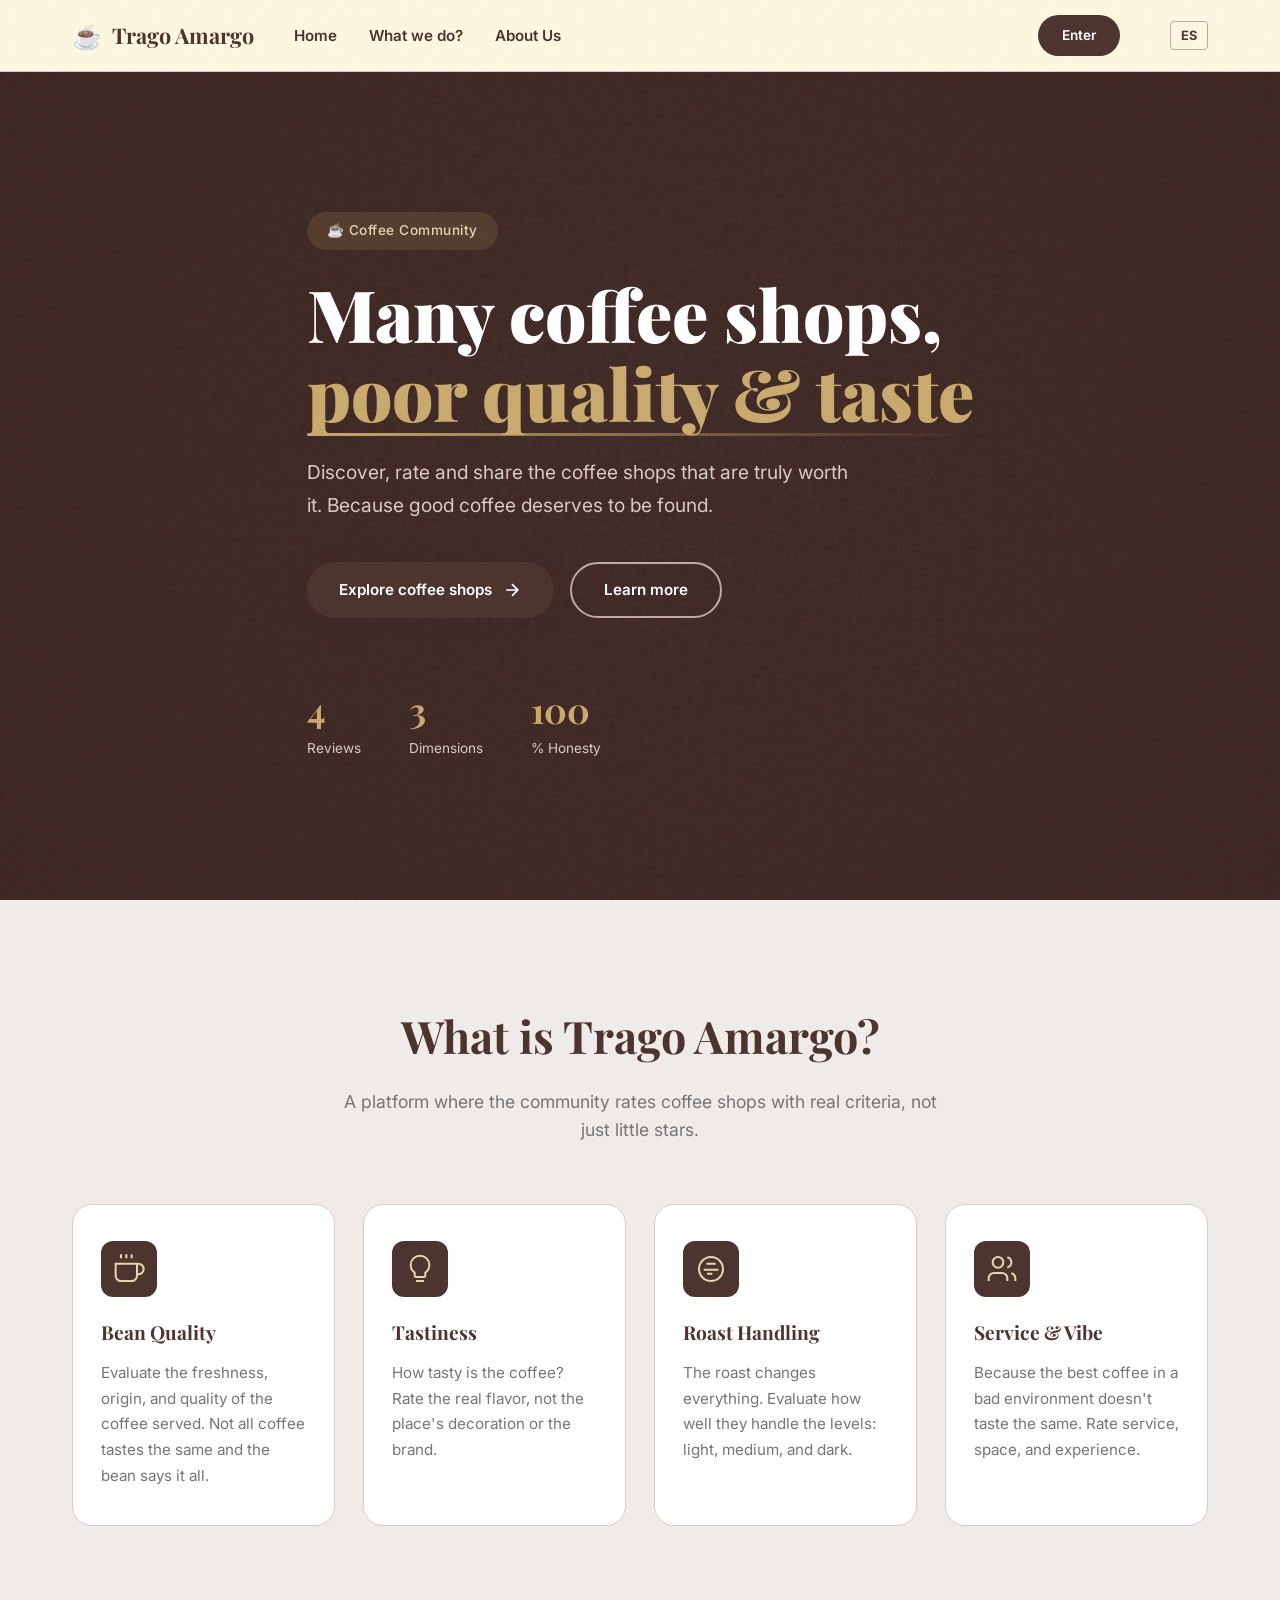
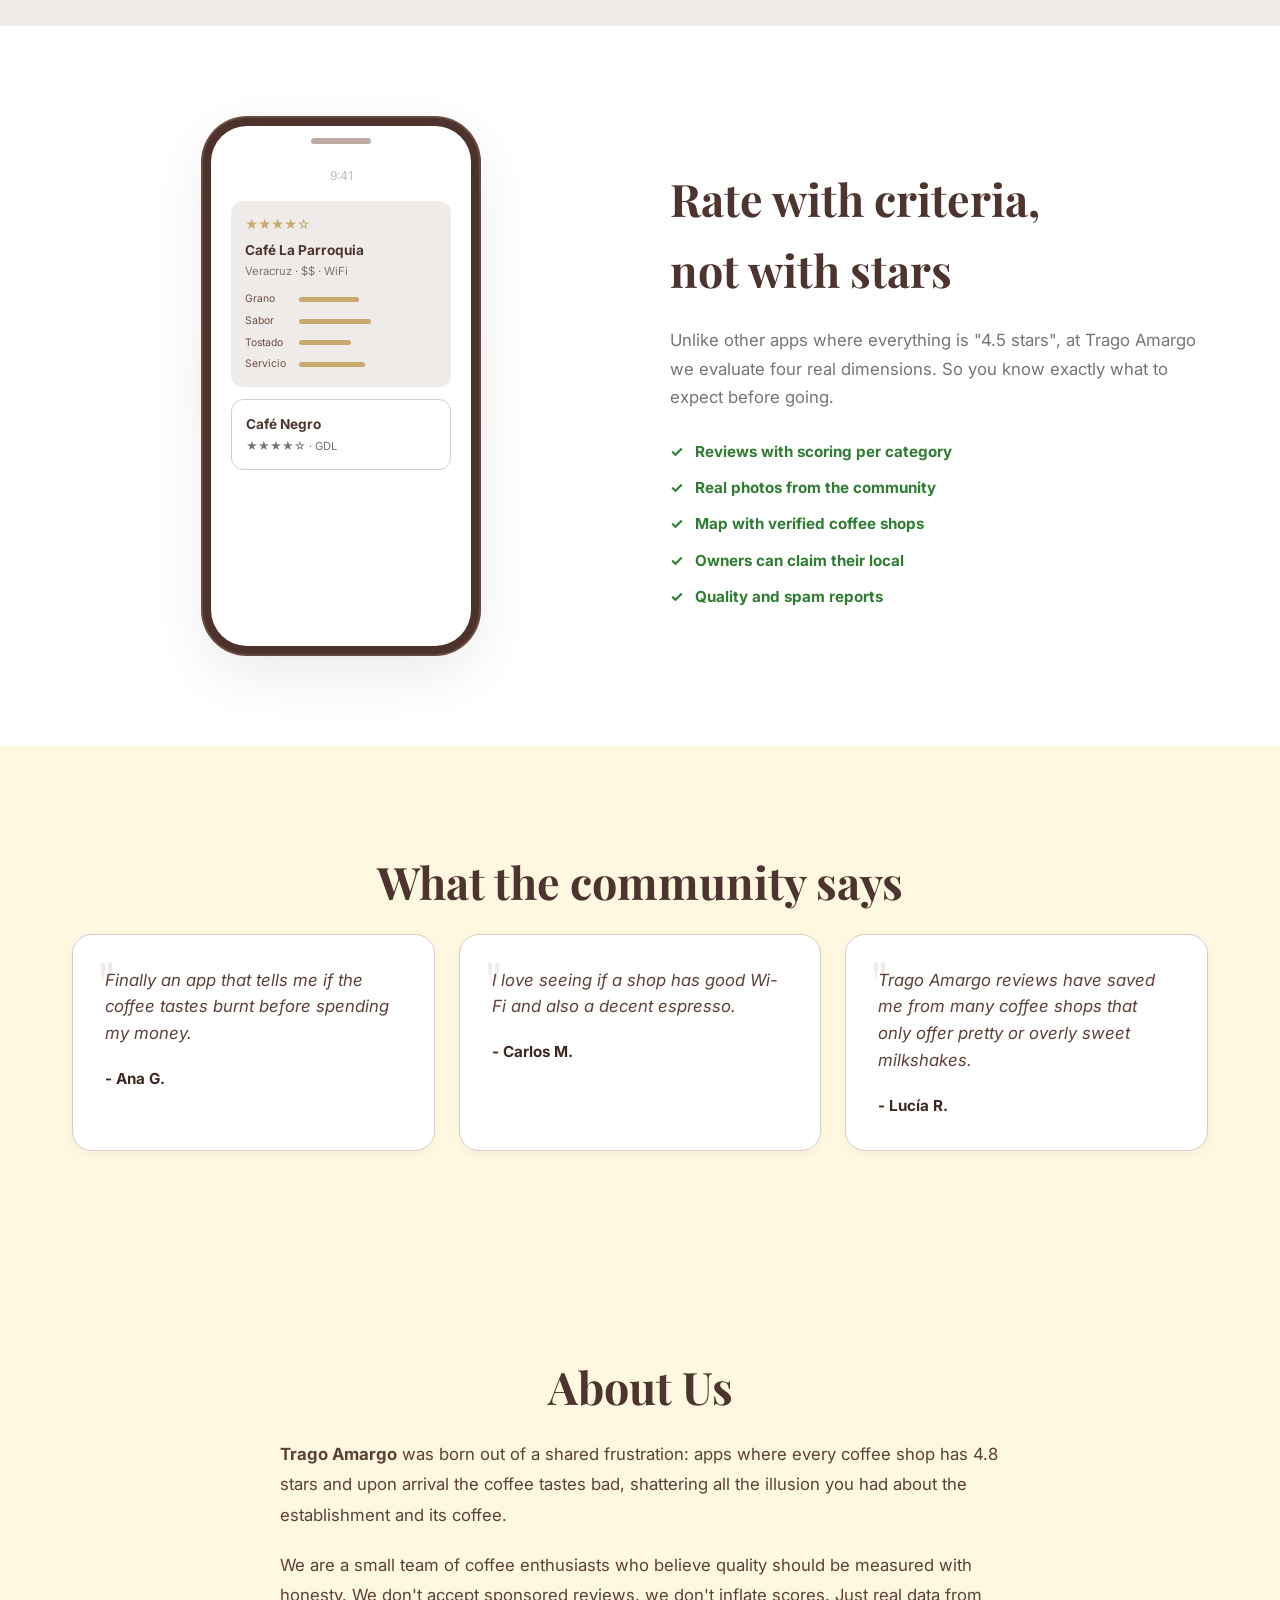
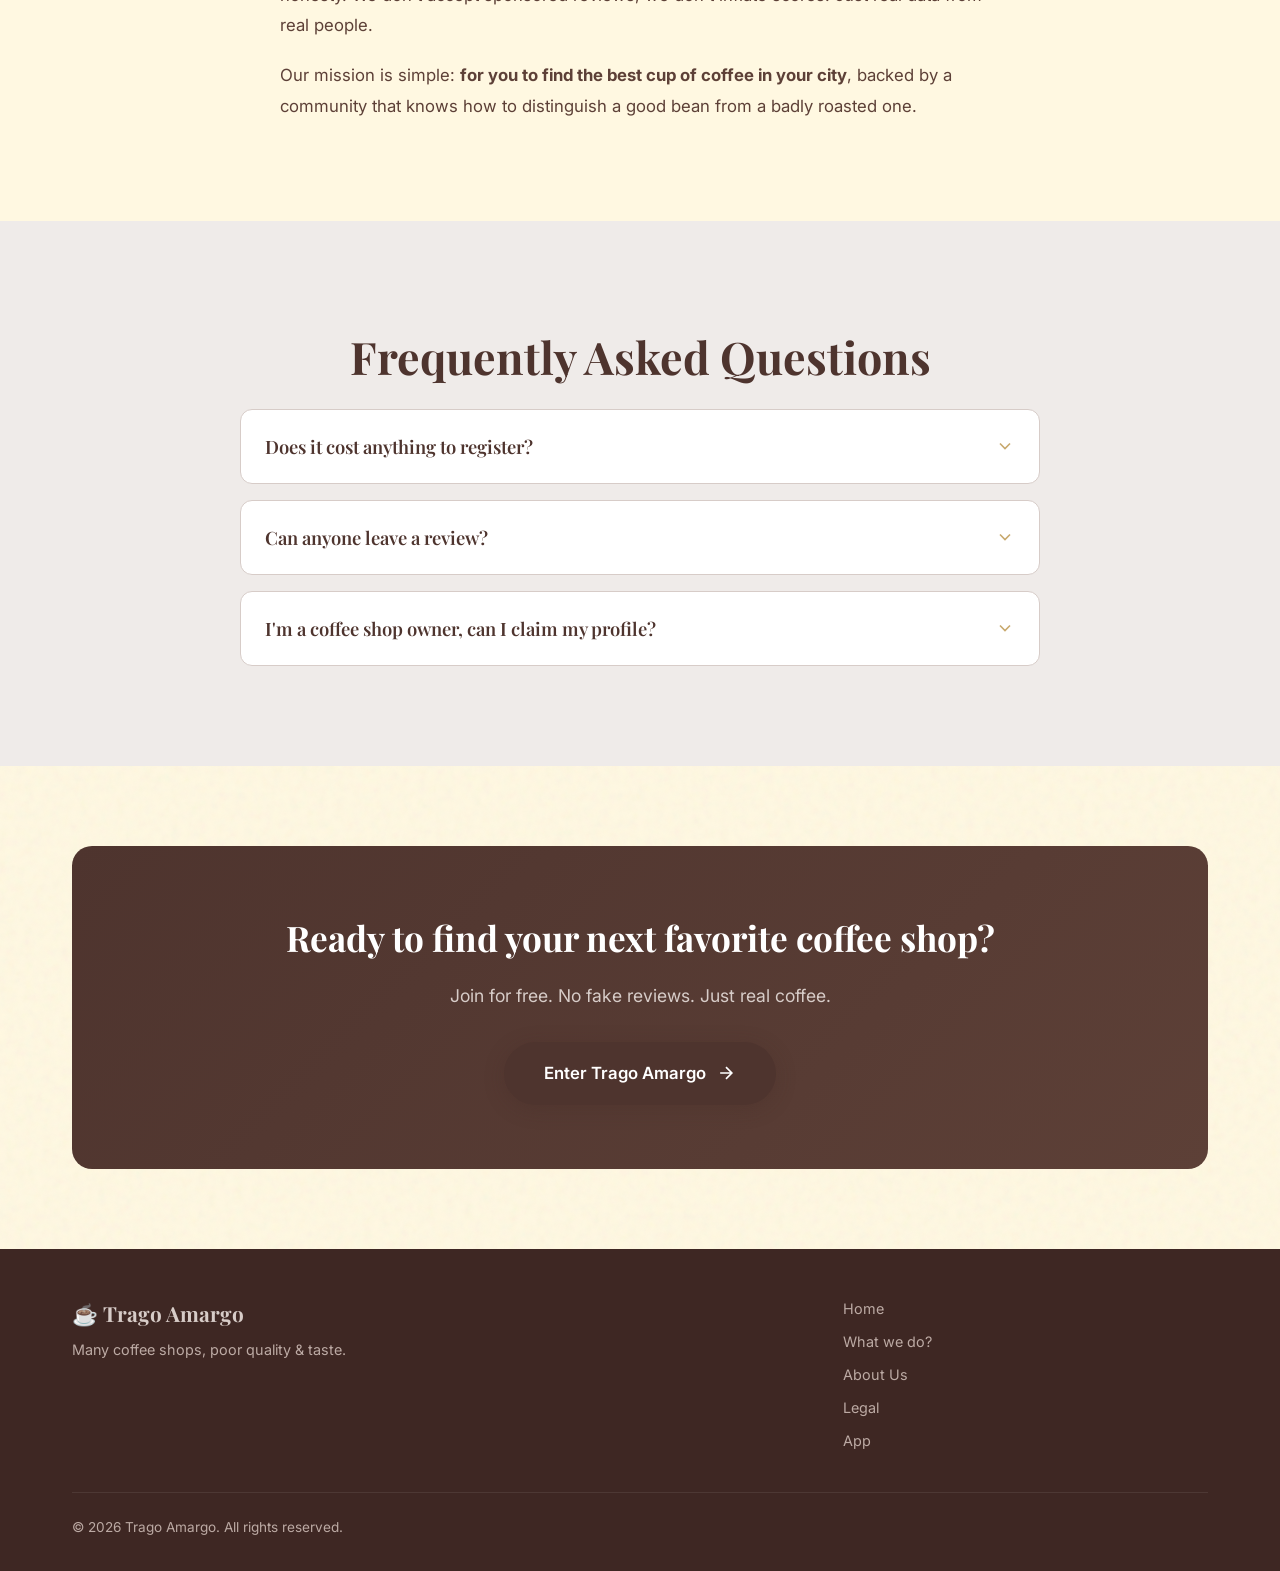
<file: web/landing/index.html>
<!DOCTYPE html>
<html lang="es">
<head>
  <meta charset="UTF-8">
  <meta name="viewport" content="width=device-width, initial-scale=1.0">
  <meta name="description" content="Trago Amargo - Descubre y califica cafeterías con reseñas honestas de calidad, sabor y tostado.">
  <meta name="theme-color" content="#3E2723">
  <meta property="og:title" content="Trago Amargo - Cafeterías con personalidad">
  <meta property="og:description" content="Muchas cafeterías, poca calidad y sabor. Ayúdanos a encontrar las mejores.">
  <meta property="og:image" content="img/og-image.png">
  <title>Trago Amargo - Muchas cafeterías, poca calidad y sabor</title>
  <link rel="icon" type="image/png" href="../favicon.png">
  <link rel="preconnect" href="https://fonts.googleapis.com">
  <link rel="preconnect" href="https://fonts.gstatic.com" crossorigin>
  <link href="https://fonts.googleapis.com/css2?family=Playfair+Display:wght@400;700;900&family=Inter:wght@300;400;500;600;700&display=swap" rel="stylesheet">
  <link rel="stylesheet" href="css/style.css">
</head>
<body>

  <header class="header" id="header">
    <nav class="nav container">
      <a href="#" class="nav__logo">
        <span class="nav__logo-icon">☕</span>
        Trago Amargo
      </a>
      <ul class="nav__menu" id="nav-menu">
        <li><a href="#hero" class="nav__link" data-i18n="nav_home">Inicio</a></li>
        <li><a href="#features" class="nav__link" data-i18n="nav_features">¿Qué hacemos?</a></li>
        <li><a href="#about" class="nav__link" data-i18n="nav_about">Nosotros</a></li>
      </ul>
      <a href="/app" class="nav__cta button button--small" data-i18n="nav_enter">Entrar</a>
      <button class="lang-toggle" id="lang-toggle">EN</button>
      <button class="nav__toggle" id="nav-toggle" aria-label="Menú">
        <span></span><span></span><span></span>
      </button>
    </nav>
  </header>

  <main>
    <section class="hero" id="hero">
      <div class="hero__bg">
        <div class="hero__overlay"></div>
      </div>
      <div class="hero__content container">
        <span class="hero__badge fade-in" data-i18n="hero_badge">☕ Comunidad cafetera</span>
        <h1 class="hero__title fade-in delay-1" data-i18n="hero_title">
          Muchas cafeterías,<br>
          <span class="hero__title--highlight">poca calidad y sabor</span>
        </h1>
        <p class="hero__subtitle fade-in delay-2" data-i18n="hero_subtitle">
          Descubre, califica y comparte las cafeterías que realmente valen la pena.
          Porque el buen café merece ser encontrado.
        </p>
        <div class="hero__actions fade-in delay-3">
          <a href="/app" class="button button--primary">
            <span data-i18n="hero_btn_explore">Explorar cafeterías</span>
            <svg width="20" height="20" viewBox="0 0 24 24" fill="none" stroke="currentColor" stroke-width="2"><path d="M5 12h14M12 5l7 7-7 7"/></svg>
          </a>
          <a href="#features" class="button button--ghost" data-i18n="hero_btn_more">Conocer más</a>
        </div>
        <div class="hero__stats fade-in delay-4">
          <div class="hero__stat">
            <span class="hero__stat-number" data-count="4">0</span>
            <span class="hero__stat-label" data-i18n="stat_1">Calificaciones</span>
          </div>
          <div class="hero__stat">
            <span class="hero__stat-number" data-count="3">0</span>
            <span class="hero__stat-label" data-i18n="stat_2">Dimensiones</span>
          </div>
          <div class="hero__stat">
            <span class="hero__stat-number" data-count="100">0</span>
            <span class="hero__stat-label" data-i18n="stat_3">% Honestidad</span>
          </div>
        </div>
      </div>
    </section>

    <section class="features section" id="features">
      <div class="container">
        <h2 class="section__title fade-in" data-i18n="feat_title">¿Qué es Trago Amargo?</h2>
        <p class="section__subtitle fade-in" data-i18n="feat_subtitle">Una plataforma donde la comunidad califica cafeterías con criterios reales, no solo estrellitas.</p>
        <div class="features__grid">
          <article class="feature-card fade-in delay-1">
            <div class="feature-card__icon">
              <svg width="32" height="32" viewBox="0 0 24 24" fill="none" stroke="currentColor" stroke-width="1.5"><path d="M18 8h1a4 4 0 0 1 0 8h-1M2 8h16v9a4 4 0 0 1-4 4H6a4 4 0 0 1-4-4V8ZM6 1v3M10 1v3M14 1v3"/></svg>
            </div>
            <h3 data-i18n="feat_1_title">Calidad del grano</h3>
            <p data-i18n="feat_1_desc">Evalúa la frescura, origen y calidad del café que sirven. No todo café sabe igual y el grano lo dice todo.</p>
          </article>
          <article class="feature-card fade-in delay-2">
            <div class="feature-card__icon">
              <svg width="32" height="32" viewBox="0 0 24 24" fill="none" stroke="currentColor" stroke-width="1.5"><path d="M12 2a7 7 0 0 1 7 7c0 2.38-1.19 4.47-3 5.74V17a1 1 0 0 1-1 1H9a1 1 0 0 1-1-1v-2.26C6.19 13.47 5 11.38 5 9a7 7 0 0 1 7-7Z"/><path d="M9 21h6"/></svg>
            </div>
            <h3 data-i18n="feat_2_title">Sabrozura</h3>
            <p data-i18n="feat_2_desc">¿Qué tan sabroso está el café? Califica el sabor real, no la decoración del lugar ni la marca.</p>
          </article>
          <article class="feature-card fade-in delay-3">
            <div class="feature-card__icon">
              <svg width="32" height="32" viewBox="0 0 24 24" fill="none" stroke="currentColor" stroke-width="1.5"><path d="M17.5 12.5h-11M15.5 8h-7M13 15.5H9M21 12c0 4.97-4.03 9-9 9s-9-4.03-9-9 4.03-9 9-9 9 4.03 9 9Z"/></svg>
            </div>
            <h3 data-i18n="feat_3_title">Manejo del tostado</h3>
            <p data-i18n="feat_3_desc">El tostado lo cambia todo. Evalúa qué tan bien manejan los niveles: claro, medio y oscuro.</p>
          </article>
          <article class="feature-card fade-in delay-4">
            <div class="feature-card__icon">
              <svg width="32" height="32" viewBox="0 0 24 24" fill="none" stroke="currentColor" stroke-width="1.5"><path d="M16 21v-2a4 4 0 0 0-4-4H6a4 4 0 0 0-4 4v2"/><circle cx="9" cy="7" r="4"/><path d="M22 21v-2a4 4 0 0 0-3-3.87M16 3.13a4 4 0 0 1 0 7.75"/></svg>
            </div>
            <h3 data-i18n="feat_4_title">Servicio y ambiente</h3>
            <p data-i18n="feat_4_desc">Porque el mejor café en un mal ambiente no sabe igual. Califica atención, espacio y experiencia.</p>
          </article>
        </div>
      </div>
    </section>

    <section class="showcase section">
      <div class="container">
        <div class="showcase__grid">
          <div class="showcase__image fade-in">
            <div class="showcase__phone">
              <div class="showcase__screen">
                <div class="showcase__demo">
                  <div class="demo-header"><span>9:41</span></div>
                  <div class="demo-card">
                    <div class="demo-card__stars">★★★★☆</div>
                    <div class="demo-card__name">Café La Parroquia</div>
                    <div class="demo-card__meta">Veracruz · $$ · WiFi</div>
                    <div class="demo-card__bars">
                      <div class="demo-bar"><span>Grano</span><div class="demo-bar__fill w80"></div></div>
                      <div class="demo-bar"><span>Sabor</span><div class="demo-bar__fill w90"></div></div>
                      <div class="demo-bar"><span>Tostado</span><div class="demo-bar__fill w70"></div></div>
                      <div class="demo-bar"><span>Servicio</span><div class="demo-bar__fill w85"></div></div>
                    </div>
                  </div>
                  <div class="demo-card demo-card--small">
                    <div class="demo-card__name">Café Negro</div>
                    <div class="demo-card__meta">★★★★☆ · GDL</div>
                  </div>
                </div>
              </div>
            </div>
          </div>
          <div class="showcase__text fade-in delay-2">
            <h2 class="section__title section__title--left" data-i18n="showcase_title">Califica con criterio,<br>no con estrellitas</h2>
            <p class="showcase__desc" data-i18n="showcase_desc">A diferencia de otras apps donde todo es "4.5 estrellas", en Trago Amargo evaluamos cuatro dimensiones reales. Así sabes exactamente qué esperar antes de ir.</p>
            <ul class="showcase__list">
              <li><span>✓</span> <span data-i18n="showcase_li1">Reseñas con puntuación por categoría</span></li>
              <li><span>✓</span> <span data-i18n="showcase_li2">Fotos reales de la comunidad</span></li>
              <li><span>✓</span> <span data-i18n="showcase_li3">Mapa con cafeterías verificadas</span></li>
              <li><span>✓</span> <span data-i18n="showcase_li4">Dueños pueden reclamar su local</span></li>
              <li><span>✓</span> <span data-i18n="showcase_li5">Reportes de calidad y spam</span></li>
            </ul>
          </div>
        </div>
      </div>
    </section>

    <section class="testimonials section" id="testimonials">
      <div class="container">
        <h2 class="section__title fade-in" data-i18n="testi_title">Lo que dice la comunidad</h2>
        <div class="testimonials__grid">
          <div class="testimonial-card fade-in delay-1">
            <p data-i18n="testi_1">"Por fin una app que me dice si el café sabe a quemado antes de gastar mi dinero."</p>
            <div class="testimonial-author">- Ana G.</div>
          </div>
          <div class="testimonial-card fade-in delay-2">
            <p data-i18n="testi_2">"Me encanta ver si una cafetería tiene buen Wi-Fi y además un espresso decente."</p>
            <div class="testimonial-author">- Carlos M.</div>
          </div>
          <div class="testimonial-card fade-in delay-3">
            <p data-i18n="testi_3">"Las reseñas de Trago Amargo me han salvado de muchas cafeterías que solo ofrecen batidos bonitos o muy dulces."</p>
            <div class="testimonial-author">- Lucía R.</div>
          </div>
        </div>
      </div>
    </section>

    <section class="about section" id="about">
      <div class="container">
        <h2 class="section__title fade-in" data-i18n="about_title">Acerca de nosotros</h2>
        <div class="about__content fade-in delay-1">
          <p data-i18n="about_p1">
            <strong>Trago Amargo</strong> nace de una frustración compartida: apps donde cada cafetería tiene 4.8 estrellas y al llegar el café sabe mal rompiendo toda ilusión que tenías respecto al establecimiento y su café.
          </p>
          <p data-i18n="about_p2">
            Somos un equipo pequeño de entusiastas del café que creen que la calidad debe medirse con honestidad. No aceptamos reseñas patrocinadas, no inflamos puntuaciones. Solo datos reales de personas reales.
          </p>
          <p data-i18n="about_p3">
            Nuestra misión es simple: <strong>que encuentres la mejor taza de café de tu ciudad</strong>, respaldada por una comunidad que sabe distinguir un buen grano de uno mal tostado.
          </p>
        </div>
      </div>
    </section>

    <section class="faq section" id="faq">
      <div class="container">
        <h2 class="section__title fade-in" data-i18n="faq_title">Preguntas Frecuentes</h2>
        <div class="faq__list fade-in delay-1">
          <div class="faq-item">
            <button class="faq-question">
              <span data-i18n="faq_1_q">¿Tiene algún costo registrarme?</span>
              <svg width="20" height="20" viewBox="0 0 24 24" fill="none" stroke="currentColor" stroke-width="2"><path d="M6 9l6 6 6-6"/></svg>
            </button>
            <div class="faq-answer">
              <p data-i18n="faq_1_a">No, Trago Amargo es 100% gratuito para los usuarios.</p>
            </div>
          </div>
          <div class="faq-item">
            <button class="faq-question">
              <span data-i18n="faq_2_q">¿Cualquiera puede reseñar?</span>
              <svg width="20" height="20" viewBox="0 0 24 24" fill="none" stroke="currentColor" stroke-width="2"><path d="M6 9l6 6 6-6"/></svg>
            </button>
            <div class="faq-answer">
              <p data-i18n="faq_2_a">Sí, siempre y cuando te crees una cuenta y sigas nuestras normas de comunidad.</p>
            </div>
          </div>
          <div class="faq-item">
            <button class="faq-question">
              <span data-i18n="faq_3_q">Soy dueño de una cafetería, ¿puedo reclamar mi perfil?</span>
              <svg width="20" height="20" viewBox="0 0 24 24" fill="none" stroke="currentColor" stroke-width="2"><path d="M6 9l6 6 6-6"/></svg>
            </button>
            <div class="faq-answer">
              <p data-i18n="faq_3_a">¡Claro! Los dueños pueden reclamar su negocio en la plataforma para responder reseñas y actualizar su información.</p>
            </div>
          </div>
        </div>
      </div>
    </section>

    <section class="cta section">
      <div class="container">
        <div class="cta__card fade-in">
          <h2 data-i18n="cta_title">¿Listo para encontrar tu próxima cafetería favorita?</h2>
          <p data-i18n="cta_subtitle">Únete gratis. Sin reseñas falsas. Solo café de verdad.</p>
          <a href="/app" class="button button--primary button--large">
            <span data-i18n="cta_btn">Entrar a Trago Amargo</span>
            <svg width="20" height="20" viewBox="0 0 24 24" fill="none" stroke="currentColor" stroke-width="2"><path d="M5 12h14M12 5l7 7-7 7"/></svg>
          </a>
        </div>
      </div>
    </section>


  </main>

  <footer class="footer">
    <div class="container footer__grid">
      <div class="footer__brand">
        <span class="footer__logo">☕ Trago Amargo</span>
        <p data-i18n="footer_slogan">Muchas cafeterías, poca calidad y sabor.</p>
      </div>
      <div class="footer__links">
        <a href="#hero" data-i18n="nav_home">Inicio</a>
        <a href="#features" data-i18n="nav_features">¿Qué hacemos?</a>
        <a href="#about" data-i18n="nav_about">Nosotros</a>
        <a href="legal.html" data-i18n="nav_legal">Aviso Legal</a>
        <a href="/app" data-i18n="footer_app">App</a>
      </div>
      <div class="footer__copy">
        <p data-i18n="footer_copy">&copy; 2026 Trago Amargo. Todos los derechos reservados.</p>
      </div>
    </div>
  </footer>

  <script src="js/main.js"></script>
</body>
</html>
</file>
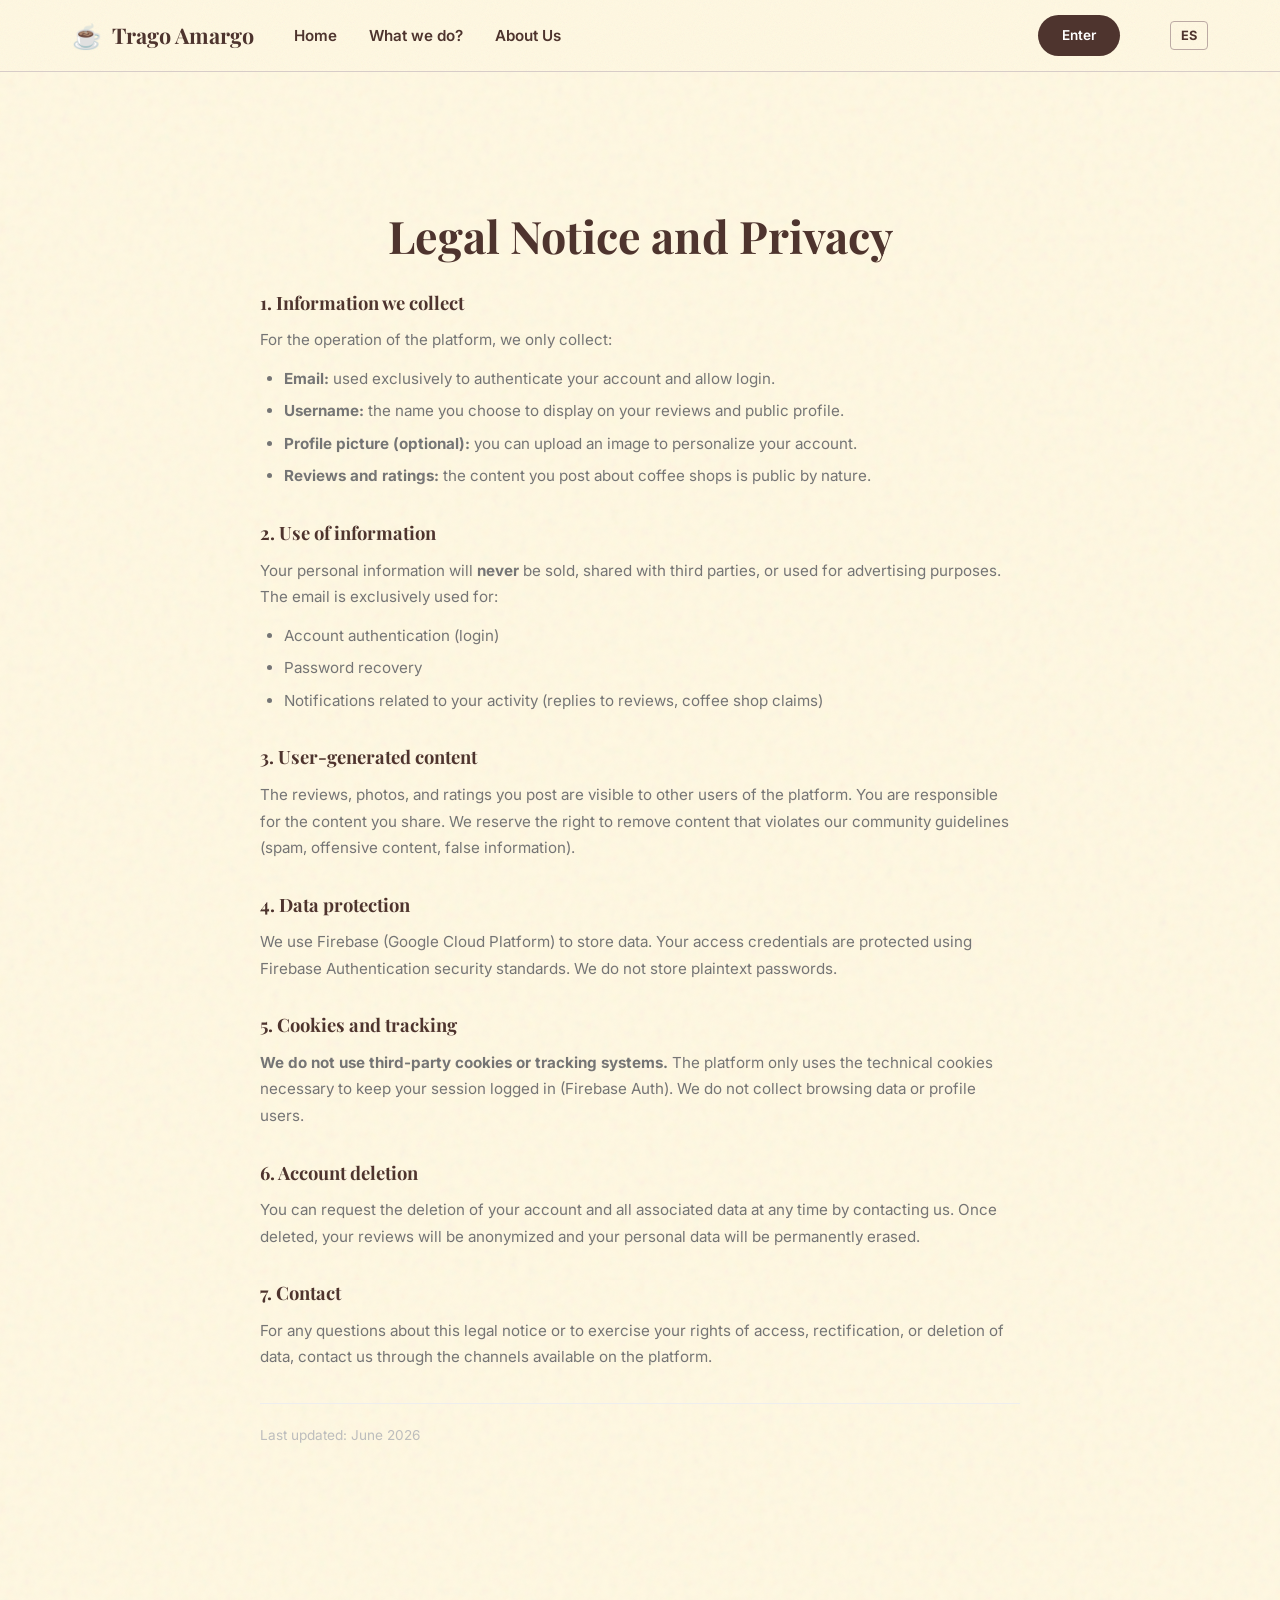
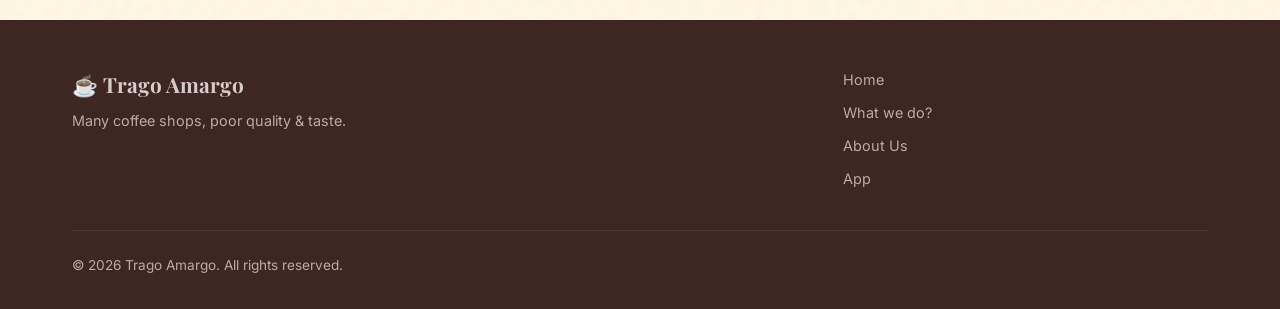
<file: web/landing/legal.html>
<!DOCTYPE html>
<html lang="es">
<head>
  <meta charset="UTF-8">
  <meta name="viewport" content="width=device-width, initial-scale=1.0">
  <meta name="description" content="Aviso Legal y Privacidad - Trago Amargo">
  <meta name="theme-color" content="#3E2723">
  <title>Aviso Legal - Trago Amargo</title>
  <link rel="icon" type="image/png" href="../favicon.png">
  <link rel="preconnect" href="https://fonts.googleapis.com">
  <link rel="preconnect" href="https://fonts.gstatic.com" crossorigin>
  <link href="https://fonts.googleapis.com/css2?family=Playfair+Display:wght@400;700;900&family=Inter:wght@300;400;500;600;700&display=swap" rel="stylesheet">
  <link rel="stylesheet" href="css/style.css">
</head>
<body>

  <header class="header" id="header">
    <nav class="nav container">
      <a href="index.html" class="nav__logo">
        <span class="nav__logo-icon">☕</span>
        Trago Amargo
      </a>
      <ul class="nav__menu" id="nav-menu">
        <li><a href="index.html" class="nav__link" data-i18n="nav_home">Inicio</a></li>
        <li><a href="index.html#features" class="nav__link" data-i18n="nav_features">¿Qué hacemos?</a></li>
        <li><a href="index.html#about" class="nav__link" data-i18n="nav_about">Nosotros</a></li>
      </ul>
      <a href="/app" class="nav__cta button button--small" data-i18n="nav_enter">Entrar</a>
      <button class="lang-toggle" id="lang-toggle">EN</button>
      <button class="nav__toggle" id="nav-toggle" aria-label="Menú">
        <span></span><span></span><span></span>
      </button>
    </nav>
  </header>

  <main style="padding-top: 100px; padding-bottom: 60px;"> 
    <section class="legal section" id="legal">
      <div class="container">
        <h2 class="section__title fade-in" data-i18n="legal_title">Aviso legal y privacidad</h2>
        <div class="legal__content fade-in delay-1">
          <h3 data-i18n="legal_1_title">1. Información que recopilamos</h3>
          <p data-i18n="legal_1_p">Para el funcionamiento de la plataforma, recopilamos únicamente:</p>
          <ul>
            <li><strong data-i18n="legal_1_li1_str">Correo electrónico:</strong> <span data-i18n="legal_1_li1">utilizado exclusivamente para autenticar tu cuenta y permitir el inicio de sesión.</span></li>
            <li><strong data-i18n="legal_1_li2_str">Nombre de usuario:</strong> <span data-i18n="legal_1_li2">el nombre que elijas para mostrar en tus reseñas y perfil público.</span></li>
            <li><strong data-i18n="legal_1_li3_str">Foto de perfil (opcional):</strong> <span data-i18n="legal_1_li3">puedes subir una imagen para personalizar tu cuenta.</span></li>
            <li><strong data-i18n="legal_1_li4_str">Reseñas y calificaciones:</strong> <span data-i18n="legal_1_li4">el contenido que publiques sobre cafeterías es público por naturaleza.</span></li>
          </ul>

          <h3 data-i18n="legal_2_title">2. Uso de la información</h3>
          <p data-i18n="legal_2_p">Tu información personal <strong>nunca</strong> será vendida, compartida con terceros ni utilizada para fines publicitarios. El correo electrónico se usa exclusivamente para:</p>
          <ul>
            <li data-i18n="legal_2_li1">Autenticación de cuenta (inicio de sesión)</li>
            <li data-i18n="legal_2_li2">Recuperación de contraseña</li>
            <li data-i18n="legal_2_li3">Notificaciones relacionadas con tu actividad (respuestas a reseñas, reclamaciones de cafeterías)</li>
          </ul>

          <h3 data-i18n="legal_3_title">3. Contenido generado por usuarios</h3>
          <p data-i18n="legal_3_p">Las reseñas, fotos y calificaciones que publiques son visibles para otros usuarios de la plataforma. Eres responsable del contenido que compartes. Nos reservamos el derecho de eliminar contenido que infrinja nuestras normas comunitarias (spam, contenido ofensivo, información falsa).</p>

          <h3 data-i18n="legal_4_title">4. Protección de datos</h3>
          <p data-i18n="legal_4_p">Utilizamos Firebase (Google Cloud Platform) para almacenar datos. Tus credenciales de acceso están protegidas mediante los estándares de seguridad de Firebase Authentication. No almacenamos contraseñas en texto plano.</p>

          <h3 data-i18n="legal_5_title">5. Cookies y seguimiento</h3>
          <p data-i18n="legal_5_p"><strong>No utilizamos cookies de terceros ni sistemas de tracking.</strong> La plataforma solo utiliza las cookies técnicas necesarias para mantener tu sesión iniciada (Firebase Auth). No recolectamos datos de navegación ni perfilamos usuarios.</p>

          <h3 data-i18n="legal_6_title">6. Eliminación de cuenta</h3>
          <p data-i18n="legal_6_p">Puedes solicitar la eliminación de tu cuenta y todos tus datos asociados en cualquier momento contactándonos. Una vez eliminada, tus reseñas se anonimizarán y tus datos personales serán borrados permanentemente.</p>

          <h3 data-i18n="legal_7_title">7. Contacto</h3>
          <p data-i18n="legal_7_p">Para cualquier duda sobre este aviso legal o para ejercer tus derechos de acceso, rectificación o eliminación de datos, contáctanos a través de los canales disponibles en la plataforma.</p>

          <p class="legal__updated" data-i18n="legal_updated">Última actualización: Junio 2026</p>
        </div>
      </div>
    </section>
  </main>

  <footer class="footer">
    <div class="container footer__grid">
      <div class="footer__brand">
        <span class="footer__logo">☕ Trago Amargo</span>
        <p data-i18n="footer_slogan">Muchas cafeterías, poca calidad y sabor.</p>
      </div>
      <div class="footer__links">
        <a href="index.html" data-i18n="nav_home">Inicio</a>
        <a href="index.html#features" data-i18n="nav_features">¿Qué hacemos?</a>
        <a href="index.html#about" data-i18n="nav_about">Nosotros</a>
        <a href="/app" data-i18n="footer_app">App</a>
      </div>
      <div class="footer__copy">
        <p data-i18n="footer_copy">&copy; 2026 Trago Amargo. Todos los derechos reservados.</p>
      </div>
    </div>
  </footer>

  <script src="js/main.js"></script>
</body>
</html>
</file>
<file: web/landing/css/style.css>
/* =============================================
   Trago Amargo — Landing Page
   Coffee aesthetic with warm tones
   ============================================= */

:root {
  --brown-900: #3E2723;
  --brown-800: #4E342E;
  --brown-700: #5D4037;
  --brown-600: #6D4C41;
  --brown-200: #BCAAA4;
  --brown-100: #D7CCC8;
  --brown-50: #EFEBE9;
  --cream: #FFF8E1;
  --gold: #C8A96E;
  --gold-light: #E8D5B0;
  --white: #FFFFFF;
  --black: #1A1A1A;
  --gray-600: #757575;
  --gray-400: #BDBDBD;
  --gray-200: #EEEEEE;
  --error: #C62828;
  --success: #2E7D32;

  --font-display: 'Playfair Display', Georgia, serif;
  --font-body: 'Inter', -apple-system, BlinkMacSystemFont, sans-serif;

  --max-width: 1200px;
  --header-height: 72px;
  --radius: 12px;
  --radius-lg: 20px;
  --transition: 0.3s cubic-bezier(0.4, 0, 0.2, 1);
  --noise-url: url("data:image/svg+xml,%3Csvg viewBox='0 0 200 200' xmlns='http://www.w3.org/2000/svg'%3E%3Cfilter id='noiseFilter'%3E%3CfeTurbulence type='fractalNoise' baseFrequency='0.7' numOctaves='3' stitchTiles='stitch'/%3E%3C/filter%3E%3Crect width='100%25' height='100%25' filter='url(%23noiseFilter)' opacity='0.06'/%3E%3C/svg%3E");
}
*, *::before, *::after {
  margin: 0;
  padding: 0;
  box-sizing: border-box;
}

html {
  scroll-behavior: smooth;
  font-size: 16px;
}

body {
  font-family: var(--font-body);
  color: var(--black);
  background-color: var(--cream);
  background-image: var(--noise-url);
  line-height: 1.6;
  overflow-x: hidden;
  -webkit-font-smoothing: antialiased;
}

.container {
  max-width: var(--max-width);
  margin: 0 auto;
  padding: 0 32px;
}

/* =============================================
   Header
   ============================================= */
.header {
  position: fixed;
  top: 0;
  left: 0;
  right: 0;
  height: var(--header-height);
  background: var(--cream);
  background-image: var(--noise-url);
  border-bottom: 1px solid var(--brown-100);
  z-index: 1000;
  transition: box-shadow var(--transition);
}

.header.scrolled {
  box-shadow: 0 1px 20px rgba(62, 39, 35, 0.08);
}

.nav {
  display: flex;
  align-items: center;
  height: 100%;
  gap: 40px;
}

.nav__logo {
  display: flex;
  align-items: center;
  gap: 10px;
  text-decoration: none;
  font-family: var(--font-display);
  font-size: 1.35rem;
  font-weight: 700;
  color: var(--brown-800);
  white-space: nowrap;
}

.nav__logo-icon {
  font-size: 1.5rem;
}

.nav__menu {
  display: flex;
  align-items: center;
  gap: 32px;
  list-style: none;
  flex: 1;
}

.nav__link {
  text-decoration: none;
  color: var(--brown-800);
  font-size: 0.95rem;
  font-weight: 600;
  transition: color var(--transition);
  position: relative;
}

.nav__link::after {
  content: '';
  position: absolute;
  bottom: -4px;
  left: 0;
  width: 0;
  height: 2px;
  background: var(--gold);
  transition: width var(--transition);
}

.nav__link:hover { color: var(--brown-600); }
.nav__link:hover::after { width: 100%; }

.lang-toggle {
  background: none;
  border: 1px solid var(--brown-200);
  color: var(--brown-800);
  font-family: var(--font-body);
  font-weight: 700;
  font-size: 0.8rem;
  padding: 6px 10px;
  border-radius: 4px;
  cursor: pointer;
  transition: all var(--transition);
  margin-left: 10px;
}
.lang-toggle:hover {
  background: var(--brown-100);
  border-color: var(--brown-600);
}

.nav__cta { margin-left: auto; }

.nav__toggle {
  display: none;
  flex-direction: column;
  gap: 5px;
  background: none;
  border: none;
  cursor: pointer;
  padding: 4px;
}

.nav__toggle span {
  width: 24px;
  height: 2px;
  background: var(--brown-700);
  border-radius: 2px;
  transition: var(--transition);
}

/* =============================================
   Buttons
   ============================================= */
.button {
  display: inline-flex;
  align-items: center;
  gap: 10px;
  text-decoration: none;
  font-weight: 600;
  font-size: 0.95rem;
  border-radius: 50px;
  transition: all var(--transition);
  cursor: pointer;
  border: none;
  font-family: var(--font-body);
}

.button--primary {
  background: var(--brown-800);
  color: var(--white);
  padding: 14px 32px;
  box-shadow: 0 4px 20px rgba(62, 39, 35, 0.25);
}

.button--primary:hover {
  background: var(--brown-900);
  transform: translateY(-2px);
  box-shadow: 0 6px 28px rgba(62, 39, 35, 0.35);
}

.button--ghost {
  background: transparent;
  color: var(--white);
  padding: 14px 32px;
  border: 2px solid var(--brown-200);
}

.button--ghost:hover {
  border-color: var(--gold-light);
  color: var(--gold-light);
}

.button--small {
  padding: 10px 24px;
  font-size: 0.85rem;
  background: var(--brown-800);
  color: var(--white);
}

.button--small:hover { background: var(--brown-900); }

.button--large {
  padding: 18px 40px;
  font-size: 1.05rem;
}

/* =============================================
   Hero
   ============================================= */
.hero {
  position: relative;
  min-height: 100vh;
  display: flex;
  align-items: center;
  overflow: hidden;
  padding-top: var(--header-height);
}

.hero__bg {
  position: absolute;
  inset: 0;
  background-color: var(--brown-900);
  background-image: var(--noise-url);
}

.hero__overlay {
  position: absolute;
  inset: 0;
  background: radial-gradient(circle at center, rgba(62, 39, 35, 0) 0%, rgba(62, 39, 35, 0.8) 100%);
}

.hero__content {
  position: relative;
  z-index: 2;
  padding: 80px 0;
}

.hero__badge {
  display: inline-block;
  background: rgba(200, 169, 110, 0.15);
  color: var(--gold-light);
  padding: 8px 20px;
  border-radius: 50px;
  font-size: 0.85rem;
  font-weight: 500;
  margin-bottom: 24px;
  letter-spacing: 0.5px;
}

.hero__title {
  font-family: var(--font-display);
  font-size: clamp(2.5rem, 6vw, 4.5rem);
  font-weight: 900;
  color: var(--white);
  line-height: 1.1;
  margin-bottom: 24px;
}

.hero__title--highlight {
  color: var(--gold);
  position: relative;
}

.hero__title--highlight::after {
  content: '';
  position: absolute;
  bottom: 4px;
  left: 0;
  right: 0;
  height: 3px;
  background: linear-gradient(90deg, var(--gold), transparent);
  border-radius: 2px;
}

.hero__subtitle {
  font-size: clamp(1rem, 2.5vw, 1.2rem);
  color: var(--brown-100);
  max-width: 560px;
  line-height: 1.7;
  margin-bottom: 40px;
}

.hero__actions {
  display: flex;
  gap: 16px;
  flex-wrap: wrap;
  margin-bottom: 64px;
}

.hero__stats {
  display: flex;
  gap: 48px;
}

.hero__stat {
  display: flex;
  flex-direction: column;
}

.hero__stat-number {
  font-family: var(--font-display);
  font-size: 2.2rem;
  font-weight: 700;
  color: var(--gold);
}

.hero__stat-label {
  font-size: 0.85rem;
  color: var(--brown-100);
}

/* =============================================
   Sections
   ============================================= */
.section {
  padding: 100px 0;
}

.section__title {
  font-family: var(--font-display);
  font-size: clamp(1.8rem, 4vw, 2.8rem);
  font-weight: 700;
  color: var(--brown-800);
  text-align: center;
  margin-bottom: 16px;
}

.section__title--left { text-align: left; }

.section__subtitle {
  font-size: 1.1rem;
  color: var(--gray-600);
  text-align: center;
  max-width: 600px;
  margin: 0 auto 60px;
}

/* =============================================
   Features
   ============================================= */
.features { background: var(--brown-50); }

.features__grid {
  display: grid;
  grid-template-columns: repeat(auto-fit, minmax(260px, 1fr));
  gap: 28px;
}

.feature-card {
  background: var(--white);
  padding: 36px 28px;
  border-radius: var(--radius-lg);
  transition: transform var(--transition), box-shadow var(--transition);
  border: 1px solid var(--brown-100);
}

.feature-card:hover {
  transform: translateY(-6px);
  box-shadow: 0 12px 40px rgba(62, 39, 35, 0.08);
}

.feature-card__icon {
  width: 56px;
  height: 56px;
  display: flex;
  align-items: center;
  justify-content: center;
  background: var(--brown-800);
  color: var(--gold-light);
  border-radius: var(--radius);
  margin-bottom: 20px;
}

.feature-card h3 {
  font-family: var(--font-display);
  font-size: 1.2rem;
  color: var(--brown-800);
  margin-bottom: 12px;
}

.feature-card p {
  font-size: 0.95rem;
  color: var(--gray-600);
  line-height: 1.7;
}

/* =============================================
   Showcase (phone demo)
   ============================================= */
.showcase { background: var(--white); }

.showcase__grid {
  display: grid;
  grid-template-columns: 1fr 1fr;
  gap: 60px;
  align-items: center;
}

.showcase__desc {
  font-size: 1.05rem;
  color: var(--gray-600);
  margin: 20px 0 28px;
  line-height: 1.7;
}

.showcase__list {
  list-style: none;
  display: flex;
  flex-direction: column;
  gap: 12px;
}

.showcase__list li {
  display: flex;
  align-items: center;
  gap: 12px;
  font-size: 0.95rem;
  color: var(--brown-700);
}

.showcase__list span {
  color: var(--success);
  font-weight: 700;
}

.showcase__phone {
  display: flex;
  justify-content: center;
  position: relative;
}

.showcase__phone::before {
  content: '';
  position: absolute;
  top: 50%;
  left: 50%;
  transform: translate(-50%, -50%);
  width: 320px;
  height: 320px;
  background: radial-gradient(circle, rgba(200, 169, 110, 0.15) 0%, transparent 70%);
  border-radius: 50%;
}

.showcase__screen {
  width: 260px;
  height: 520px;
  background: var(--white);
  border-radius: 36px;
  padding: 28px 20px;
  box-shadow:
    0 20px 60px rgba(62, 39, 35, 0.12),
    0 0 0 8px var(--brown-800),
    0 0 0 10px var(--brown-600);
  position: relative;
  overflow: hidden;
  z-index: 1;
}

.showcase__screen::before {
  content: '';
  position: absolute;
  top: 12px;
  left: 50%;
  transform: translateX(-50%);
  width: 60px;
  height: 6px;
  background: var(--brown-200);
  border-radius: 3px;
}

.showcase__demo {
  padding-top: 12px;
}

.demo-header {
  text-align: center;
  font-size: 0.75rem;
  color: var(--gray-400);
  margin-bottom: 16px;
}

.demo-card {
  background: var(--brown-50);
  border-radius: var(--radius);
  padding: 14px;
  margin-bottom: 12px;
}

.demo-card__stars {
  color: var(--gold);
  font-size: 0.8rem;
  margin-bottom: 4px;
}

.demo-card__name {
  font-weight: 700;
  font-size: 0.85rem;
  color: var(--brown-800);
  margin-bottom: 2px;
}

.demo-card__meta {
  font-size: 0.7rem;
  color: var(--gray-600);
  margin-bottom: 10px;
}

.demo-card__bars {
  display: flex;
  flex-direction: column;
  gap: 5px;
}

.demo-bar {
  display: flex;
  align-items: center;
  gap: 6px;
  font-size: 0.65rem;
  color: var(--brown-600);
}

.demo-bar span { width: 48px; }

.demo-bar__fill {
  height: 5px;
  background: var(--gold);
  border-radius: 3px;
}

.w80 { width: 60px; }
.w90 { width: 72px; }
.w70 { width: 52px; }
.w85 { width: 66px; }

.demo-card--small {
  background: var(--white);
  border: 1px solid var(--brown-100);
}

.demo-card--small .demo-card__meta { margin-bottom: 0; }

/* =============================================
   Testimonials
   ============================================= */
.testimonials { background: var(--cream); }

.testimonials__grid {
  display: grid;
  grid-template-columns: repeat(auto-fit, minmax(280px, 1fr));
  gap: 24px;
}

.testimonial-card {
  background: var(--white);
  padding: 32px;
  border-radius: var(--radius-lg);
  border: 1px solid var(--brown-100);
  box-shadow: 0 4px 12px rgba(62, 39, 35, 0.04);
  position: relative;
}

.testimonial-card::before {
  content: '"';
  position: absolute;
  top: 16px;
  left: 24px;
  font-family: var(--font-display);
  font-size: 4rem;
  color: var(--brown-50);
  line-height: 1;
  z-index: 0;
}

.testimonial-card p {
  position: relative;
  z-index: 1;
  font-size: 1.05rem;
  font-style: italic;
  color: var(--brown-700);
  margin-bottom: 20px;
  line-height: 1.6;
}

.testimonial-author {
  font-weight: 700;
  font-size: 0.95rem;
  color: var(--brown-900);
}

/* =============================================
   FAQ
   ============================================= */
.faq { background: var(--brown-50); }

.faq__list {
  max-width: 800px;
  margin: 0 auto;
  display: flex;
  flex-direction: column;
  gap: 16px;
}

.faq-item {
  background: var(--white);
  border-radius: var(--radius);
  border: 1px solid var(--brown-100);
  overflow: hidden;
  transition: box-shadow var(--transition);
}

.faq-item.active {
  box-shadow: 0 8px 24px rgba(62, 39, 35, 0.08);
}

.faq-question {
  width: 100%;
  text-align: left;
  padding: 24px;
  background: none;
  border: none;
  font-family: var(--font-display);
  font-size: 1.15rem;
  font-weight: 600;
  color: var(--brown-800);
  cursor: pointer;
  display: flex;
  justify-content: space-between;
  align-items: center;
}

.faq-question svg {
  transition: transform var(--transition);
  color: var(--gold);
}

.faq-item.active .faq-question svg {
  transform: rotate(180deg);
}

.faq-answer {
  max-height: 0;
  overflow: hidden;
  transition: max-height 0.4s ease;
  background: var(--white);
}

.faq-item.active .faq-answer {
  max-height: 200px;
}

.faq-answer p {
  padding: 0 24px 24px;
  color: var(--gray-600);
  line-height: 1.7;
}

/* =============================================
   About
   ============================================= */
.about { background: var(--cream); }

.about__content {
  max-width: 720px;
  margin: 0 auto;
  display: flex;
  flex-direction: column;
  gap: 20px;
}

.about__content p {
  font-size: 1.05rem;
  color: var(--brown-700);
  line-height: 1.8;
}

/* =============================================
   CTA
   ============================================= */
.cta { padding: 80px 0; }

.cta__card {
  background: linear-gradient(135deg, var(--brown-800), var(--brown-700));
  border-radius: var(--radius-lg);
  padding: 64px 40px;
  text-align: center;
  color: var(--white);
}

.cta__card h2 {
  font-family: var(--font-display);
  font-size: clamp(1.6rem, 3vw, 2.2rem);
  margin-bottom: 16px;
}

.cta__card p {
  font-size: 1.1rem;
  color: var(--brown-100);
  margin-bottom: 32px;
}

/* =============================================
   Legal
   ============================================= */
.legal__content {
  max-width: 760px;
  margin: 0 auto;
}

.legal__content h3 {
  font-family: var(--font-display);
  font-size: 1.15rem;
  color: var(--brown-800);
  margin: 28px 0 10px;
}

.legal__content h3:first-child { margin-top: 0; }

.legal__content p {
  font-size: 0.95rem;
  color: var(--gray-600);
  line-height: 1.75;
  margin-bottom: 12px;
}

.legal__content ul {
  list-style: disc;
  padding-left: 24px;
  margin-bottom: 16px;
}

.legal__content li {
  font-size: 0.95rem;
  color: var(--gray-600);
  line-height: 1.75;
  margin-bottom: 6px;
}

.legal__updated {
  font-size: 0.85rem !important;
  color: var(--gray-400) !important;
  margin-top: 32px !important;
  padding-top: 20px;
  border-top: 1px solid var(--gray-200);
}

/* =============================================
   Footer
   ============================================= */
.footer {
  background: var(--brown-900);
  color: var(--brown-100);
  padding: 48px 0 32px;
}

.footer__grid {
  display: grid;
  grid-template-columns: 2fr 1fr;
  gap: 40px;
}

.footer__logo {
  font-family: var(--font-display);
  font-size: 1.3rem;
  font-weight: 700;
  margin-bottom: 8px;
  display: block;
}

.footer__brand p {
  font-size: 0.9rem;
  color: var(--brown-200);
}

.footer__links {
  display: flex;
  flex-direction: column;
  gap: 10px;
}

.footer__links a {
  color: var(--brown-200);
  text-decoration: none;
  font-size: 0.9rem;
  transition: color var(--transition);
}

.footer__links a:hover { color: var(--gold-light); }

.footer__copy {
  grid-column: 1 / -1;
  padding-top: 24px;
  border-top: 1px solid rgba(255,255,255,0.08);
  font-size: 0.85rem;
  color: var(--brown-200);
}

/* =============================================
   Animations
   ============================================= */
.fade-in {
  opacity: 0;
  transform: translateY(30px);
  transition: opacity 0.8s ease, transform 0.8s ease;
}

.fade-in.visible {
  opacity: 1;
  transform: translateY(0);
}

.delay-1 { transition-delay: 0.15s; }
.delay-2 { transition-delay: 0.30s; }
.delay-3 { transition-delay: 0.45s; }
.delay-4 { transition-delay: 0.60s; }

/* =============================================
   Responsive
   ============================================= */
@media (max-width: 900px) {
  .nav__menu {
    position: fixed;
    top: var(--header-height);
    left: 0;
    right: 0;
    background: var(--white);
    flex-direction: column;
    padding: 32px;
    gap: 24px;
    transform: translateY(-120%);
    transition: transform var(--transition);
    border-bottom: 1px solid var(--brown-50);
    box-shadow: 0 8px 24px rgba(0,0,0,0.06);
  }

  .nav__menu.open { transform: translateY(0); }

  .nav__cta { margin-left: 0; }

  .nav__toggle { display: flex; }

  .showcase__grid {
    grid-template-columns: 1fr;
    gap: 40px;
  }

  .showcase__screen {
    width: 220px;
    height: 440px;
  }

  .hero__stats {
    gap: 28px;
    flex-wrap: wrap;
  }

  .footer__grid {
    grid-template-columns: 1fr;
  }
}

@media (max-width: 600px) {
  .container { padding: 0 20px; }
  .section { padding: 64px 0; }
  .hero { min-height: auto; }
  .hero__content { padding: 40px 0 60px; }
  .hero__actions { flex-direction: column; }
  .cta__card { padding: 40px 24px; }
}
</file>
